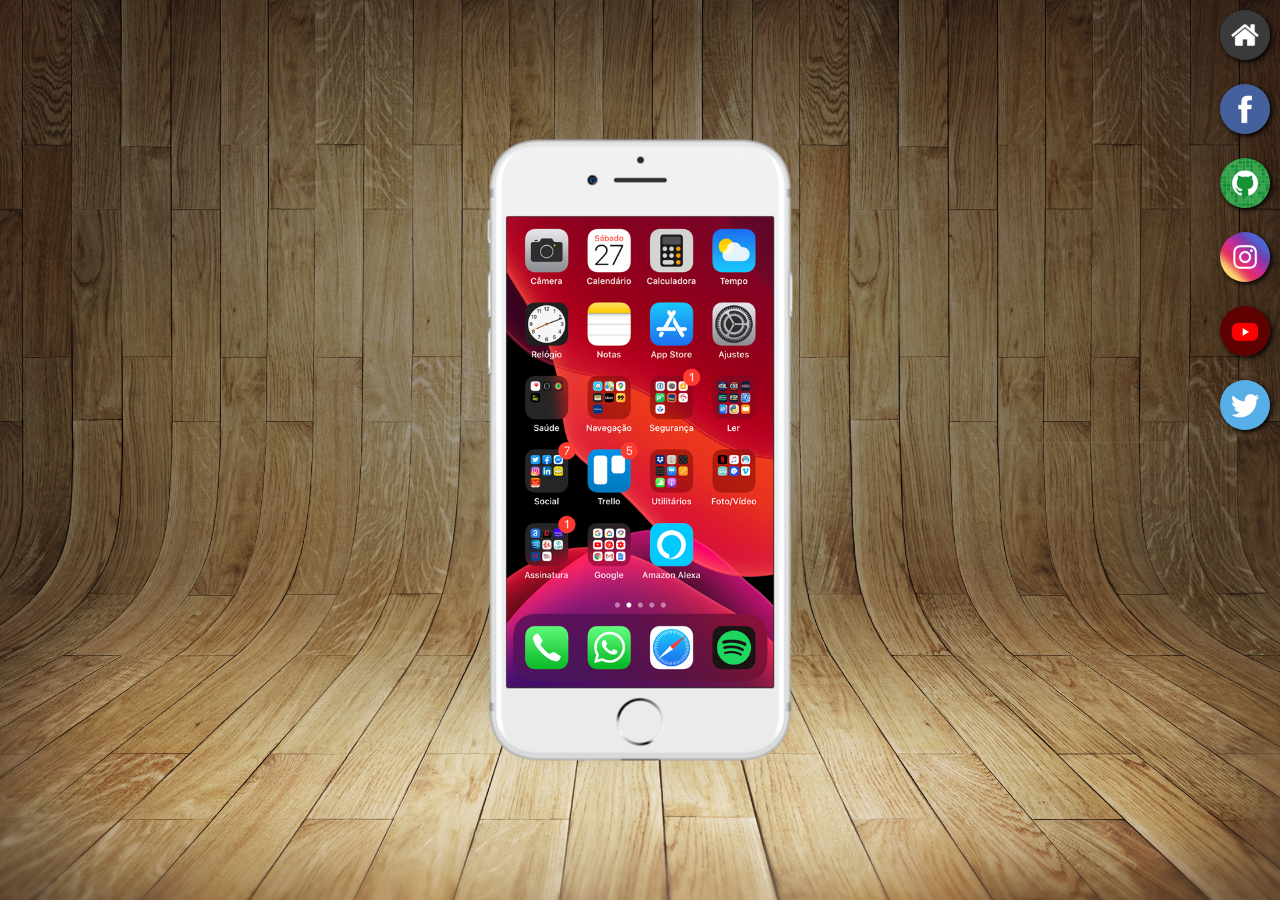
<file: index.html>
<!DOCTYPE html>
<html lang="pt-br">
<head>
    <meta charset="UTF-8">
    <meta name="viewport" content="width=device-width, initial-scale=1.0">
    <title>projeto redes social</title>
    <link rel="shortcut icon" href="favicon.ico" type="image/x-icon">
    <link rel="stylesheet" href="estilos/style.css">
</head>
<body>
    <main>
        <section id="telefone">
<iframe 

src="home.html" 
frameborder="0" 
name="home"
id="home">

</iframe>
        </section>
        <section id="redes-sociais">
            <a href="home.html" target="home"><img src="imagens/logo-home.jpg" alt="home"></a><br>
            <a href="#" target="home"><img src="imagens/logo-facebook.jpg" alt="facebook"></a><br>
            <a href="github.html" target="home"><img src="imagens/logo-github.jpg" alt="github"></a><br>
            <a href="#" target="home"><img src="imagens/logo-instagram.jpg" alt="instagram"></a><br>
            <a href="youtube.html" target="home"><img src="imagens/logo-youtube.jpg" alt="youtube"></a><br>
            <a href="#" target="home"><img src="imagens/logo-twitter.jpg" alt="twitter"></a>
        </section>
    </main>
</body>
</html>
</file>
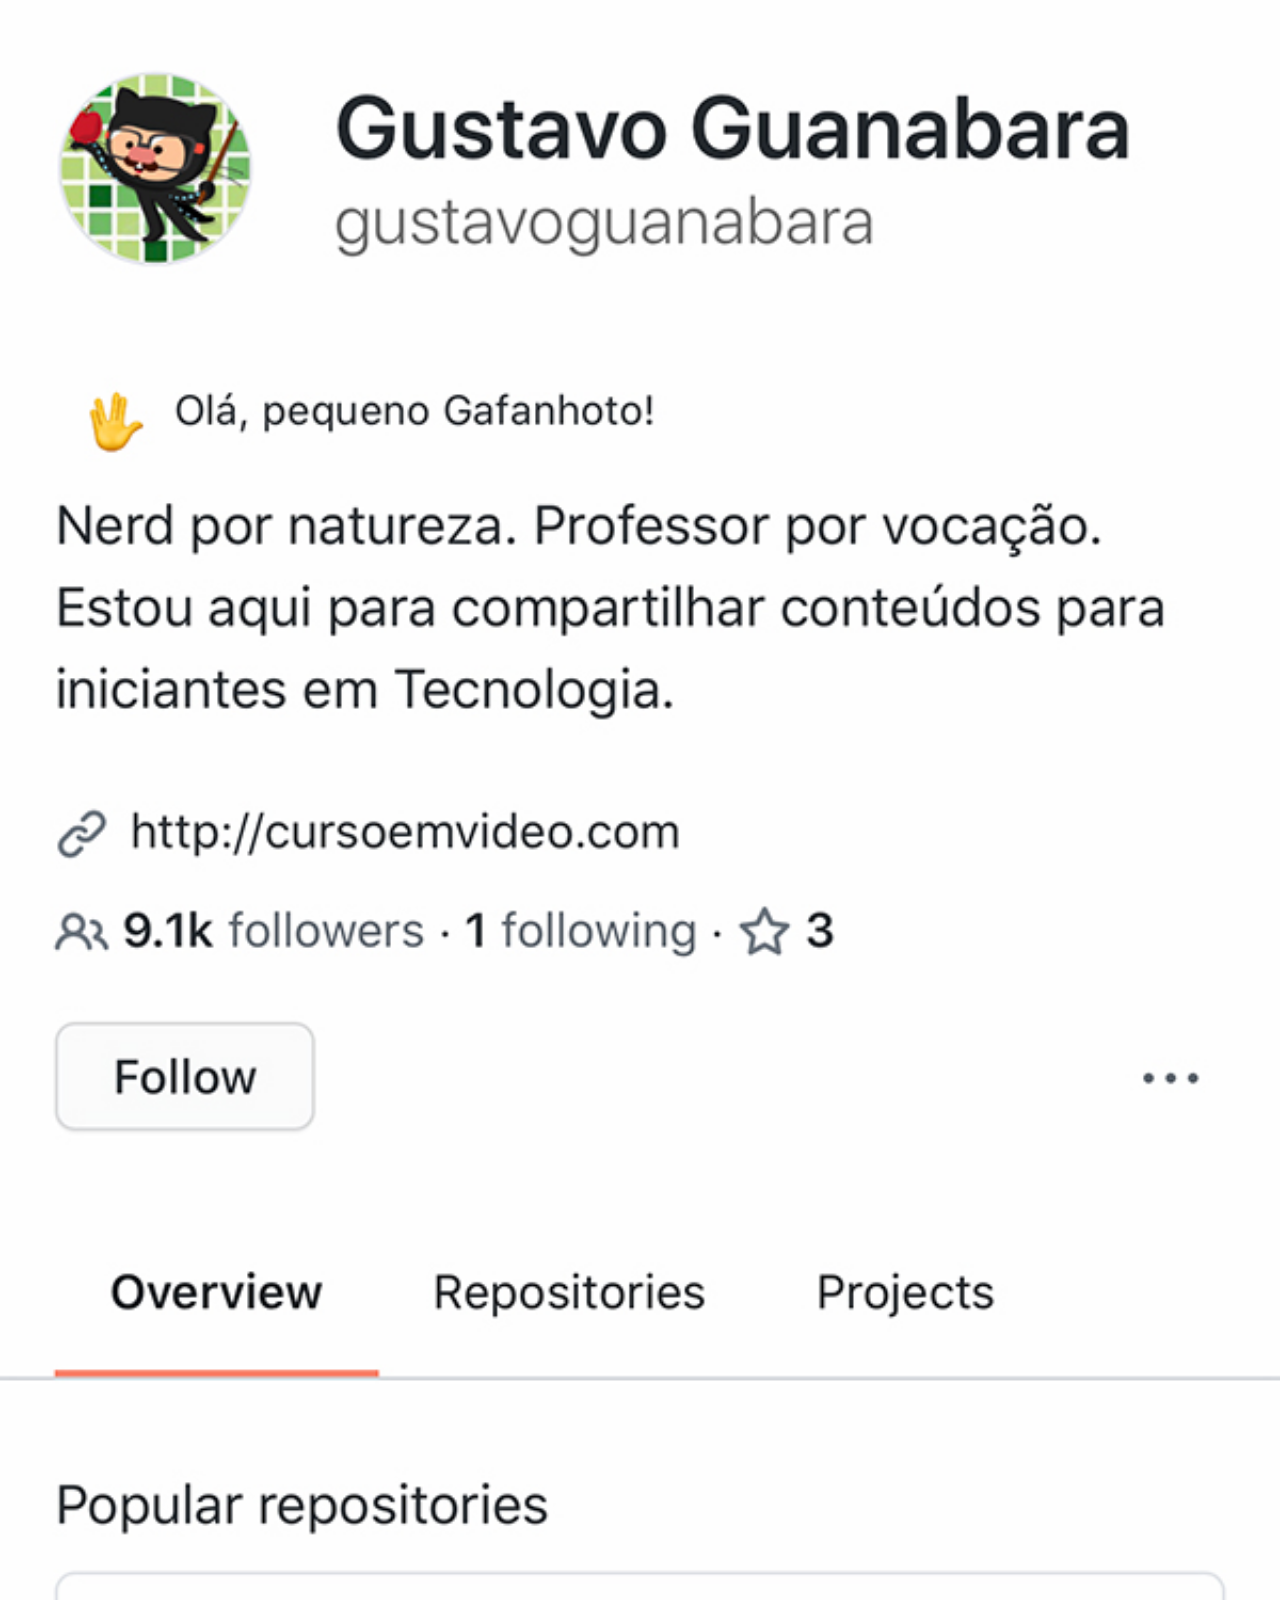
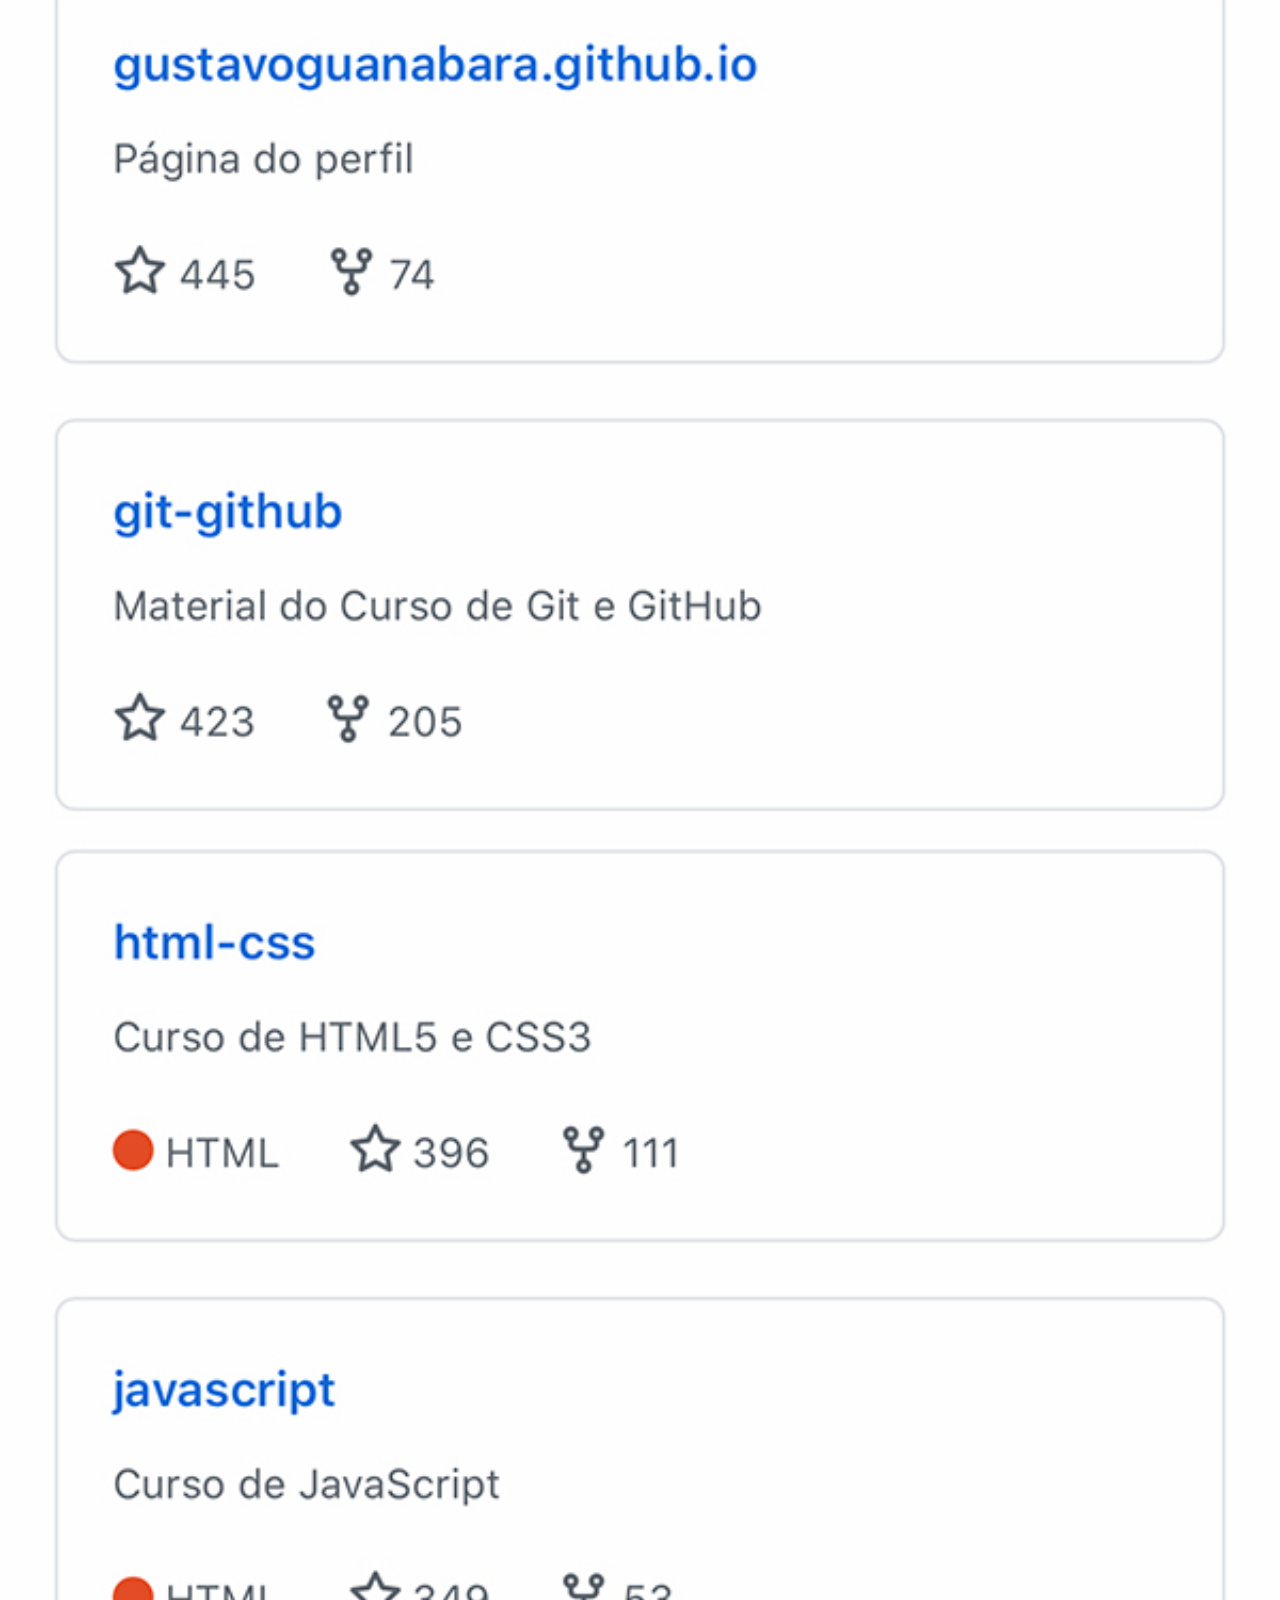
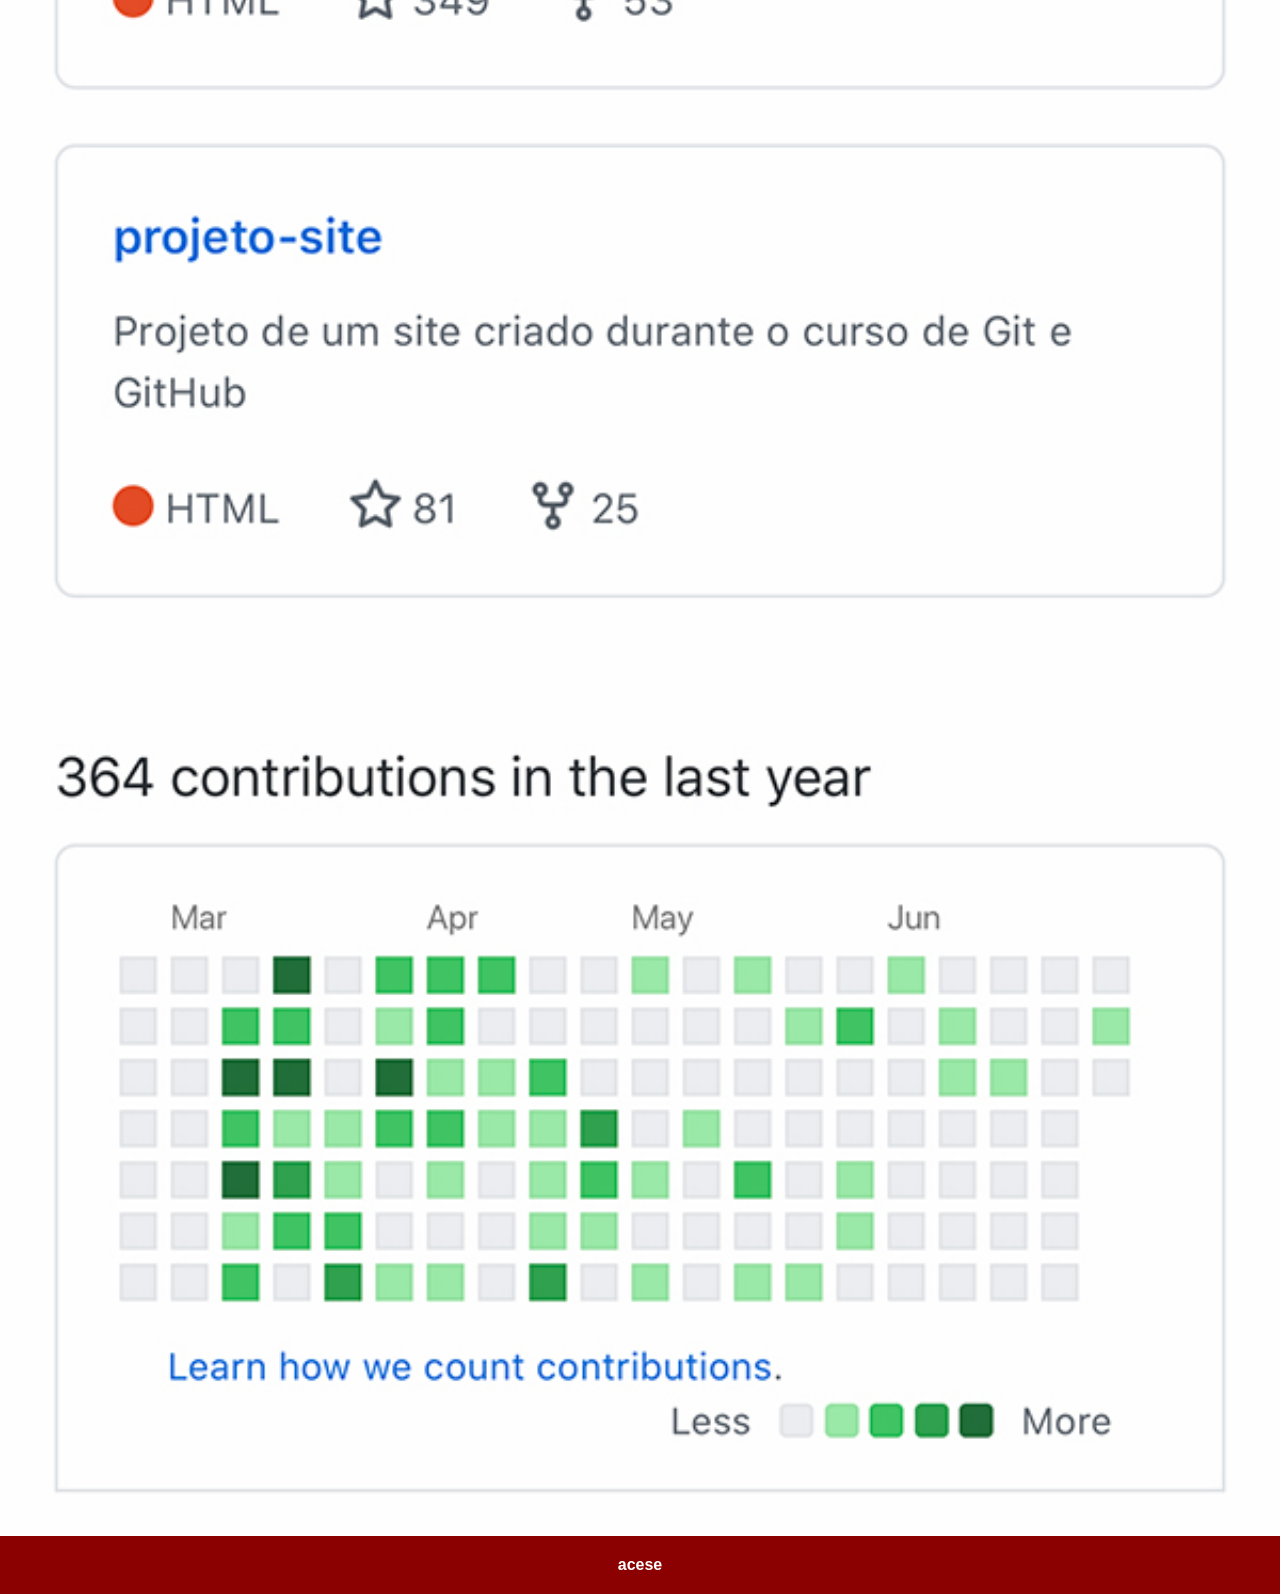
<file: github.html>
<!DOCTYPE html>
<html lang="pt-br">
<head>
    <meta charset="UTF-8">
    <meta name="viewport" content="width=device-width, initial-scale=1.0">
    <title>Document</title>
    <link rel="stylesheet" href=estilos/social.css>
</head>
<body>
    <img src="imagens/tela-github.jpg" alt="github">
    <a href="https://gustavoguanabara.github.io/" target="_blank">acese</a>
</body>
</html>
</file>
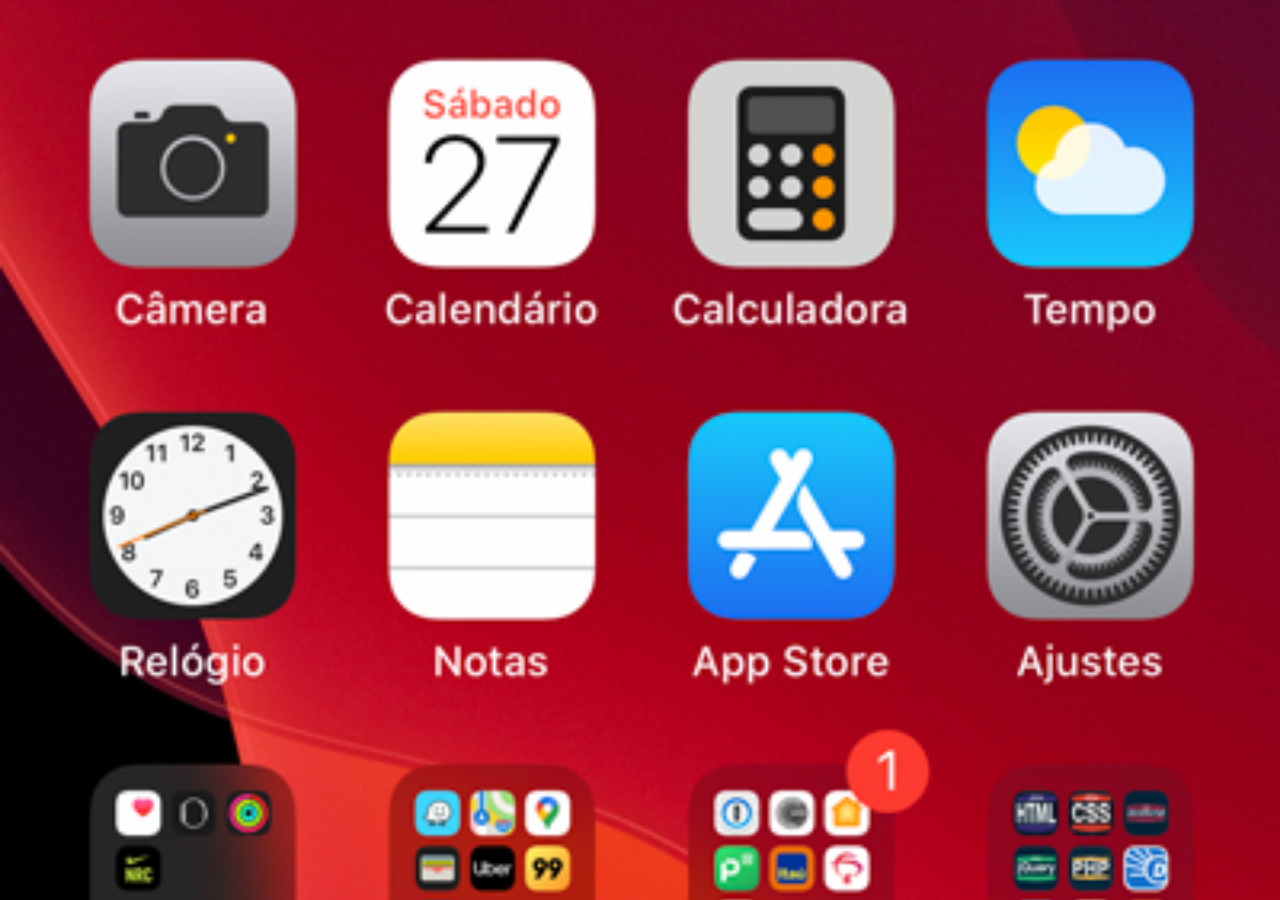
<file: home.html>
<!DOCTYPE html>
<html lang="pt-br">
<head>
    <meta charset="UTF-8">
    <meta name="viewport" content="width=device-width, initial-scale=1.0">
    <title>home</title>
    <style>
        *{
            margin: 0px;
            padding: 0px;
        }
        body{
            height: 100vh;
            width: 100vw;
            background: black url('imagens/tela-home.jpg') no-repeat top center;
            background-size: cover;
        }
    </style>
</head>
<body>

</body>
</html>
</file>
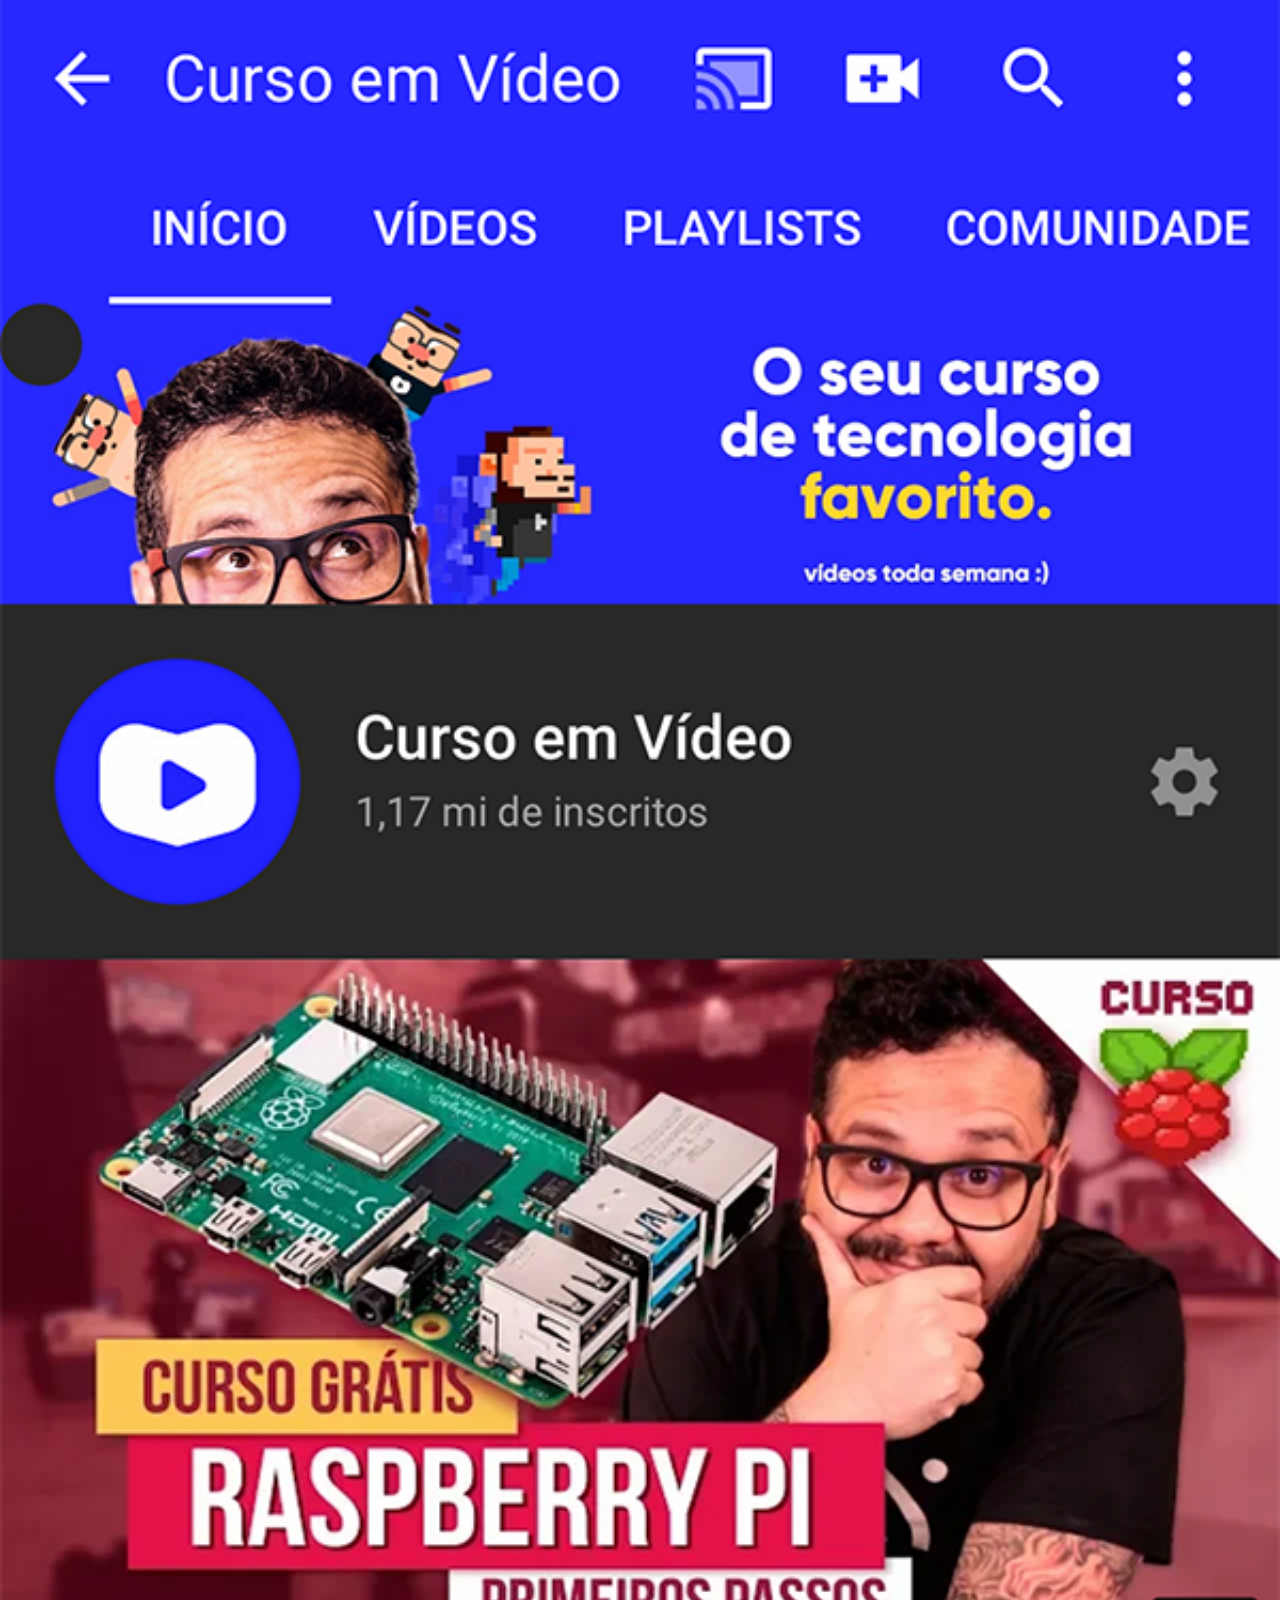
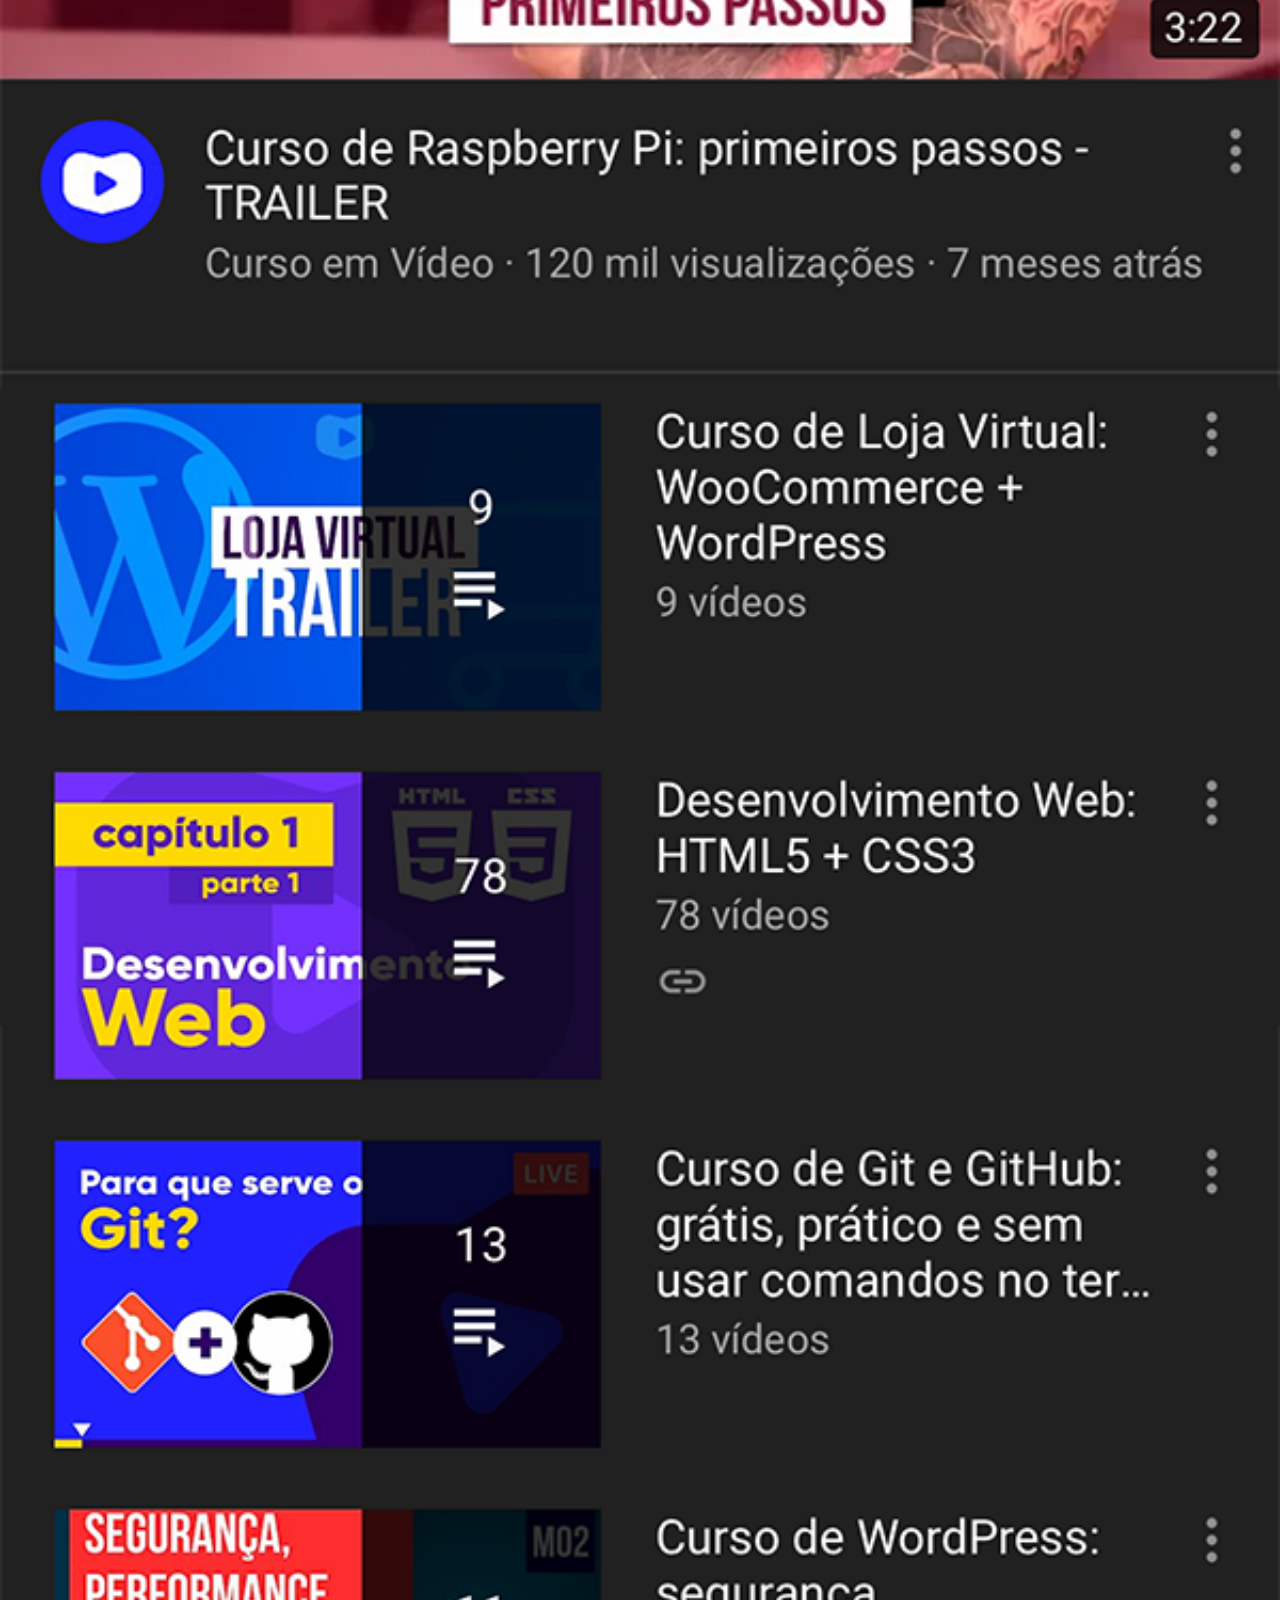
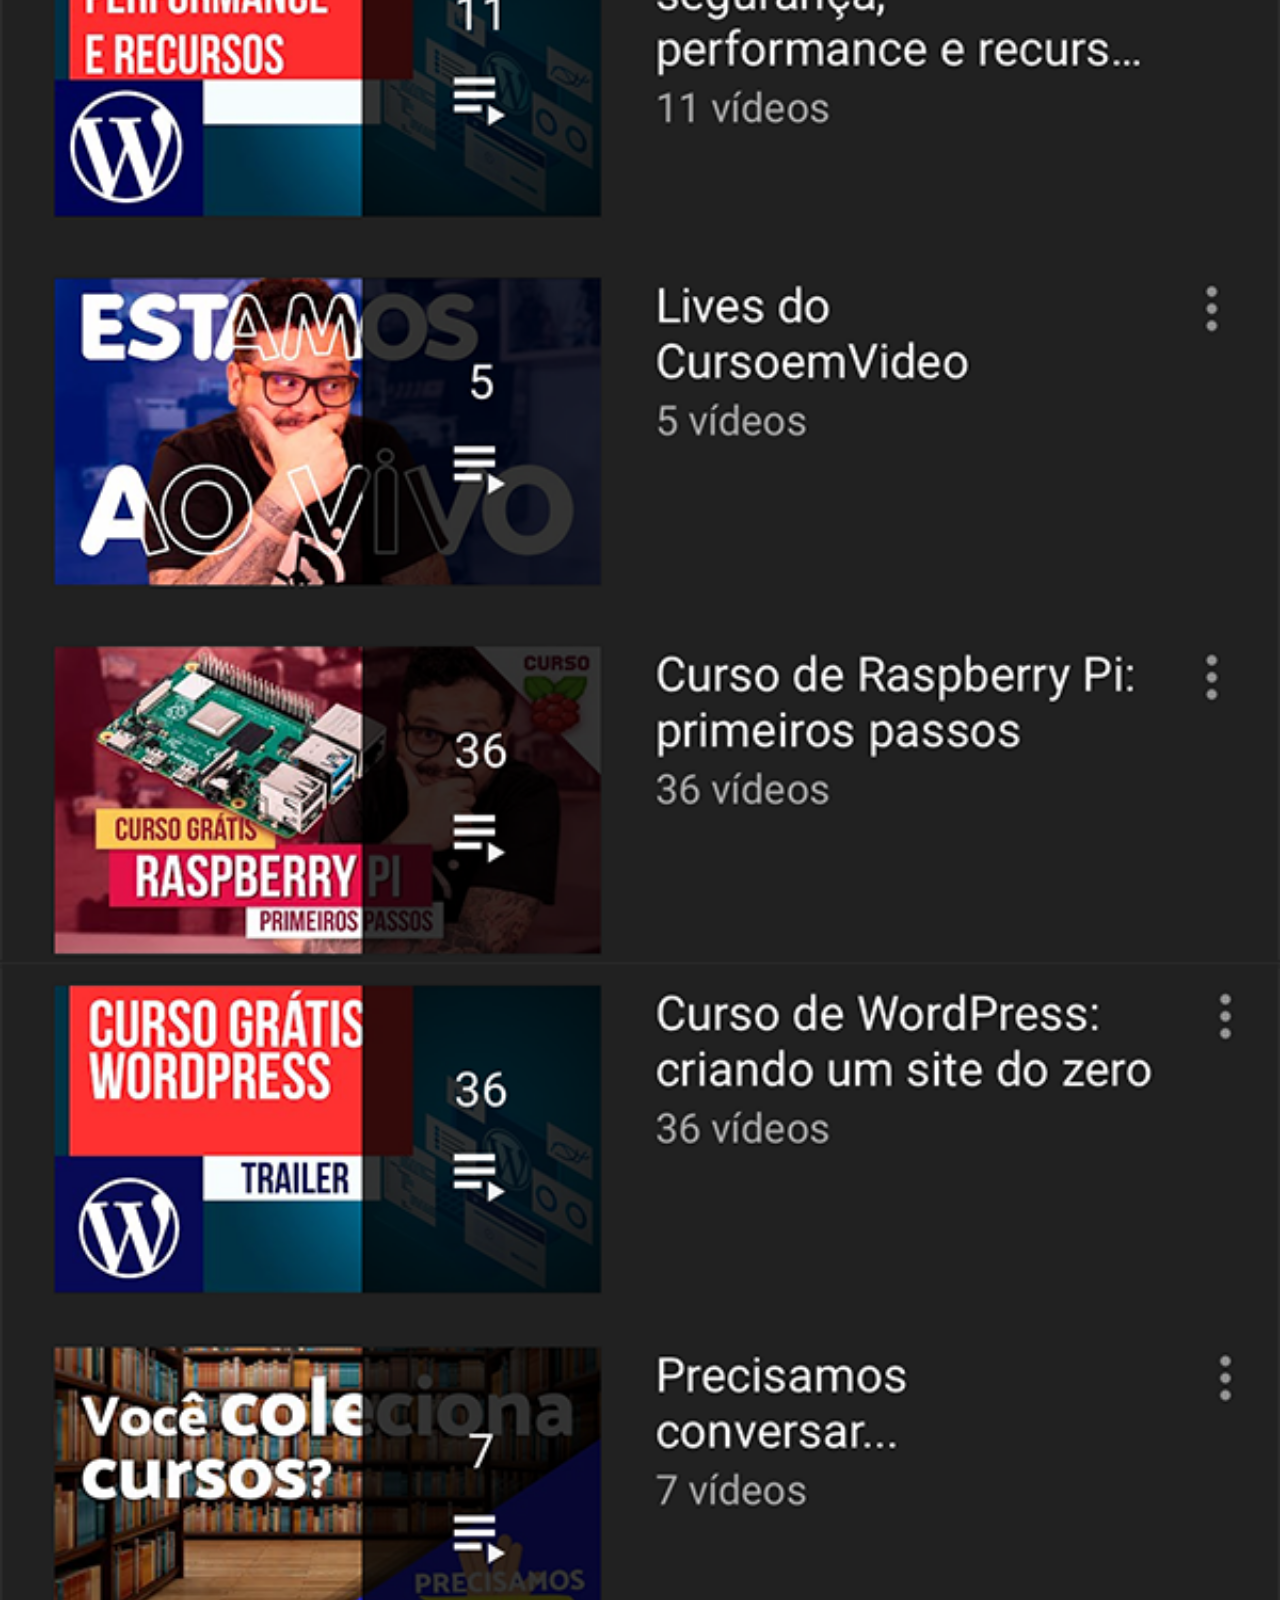
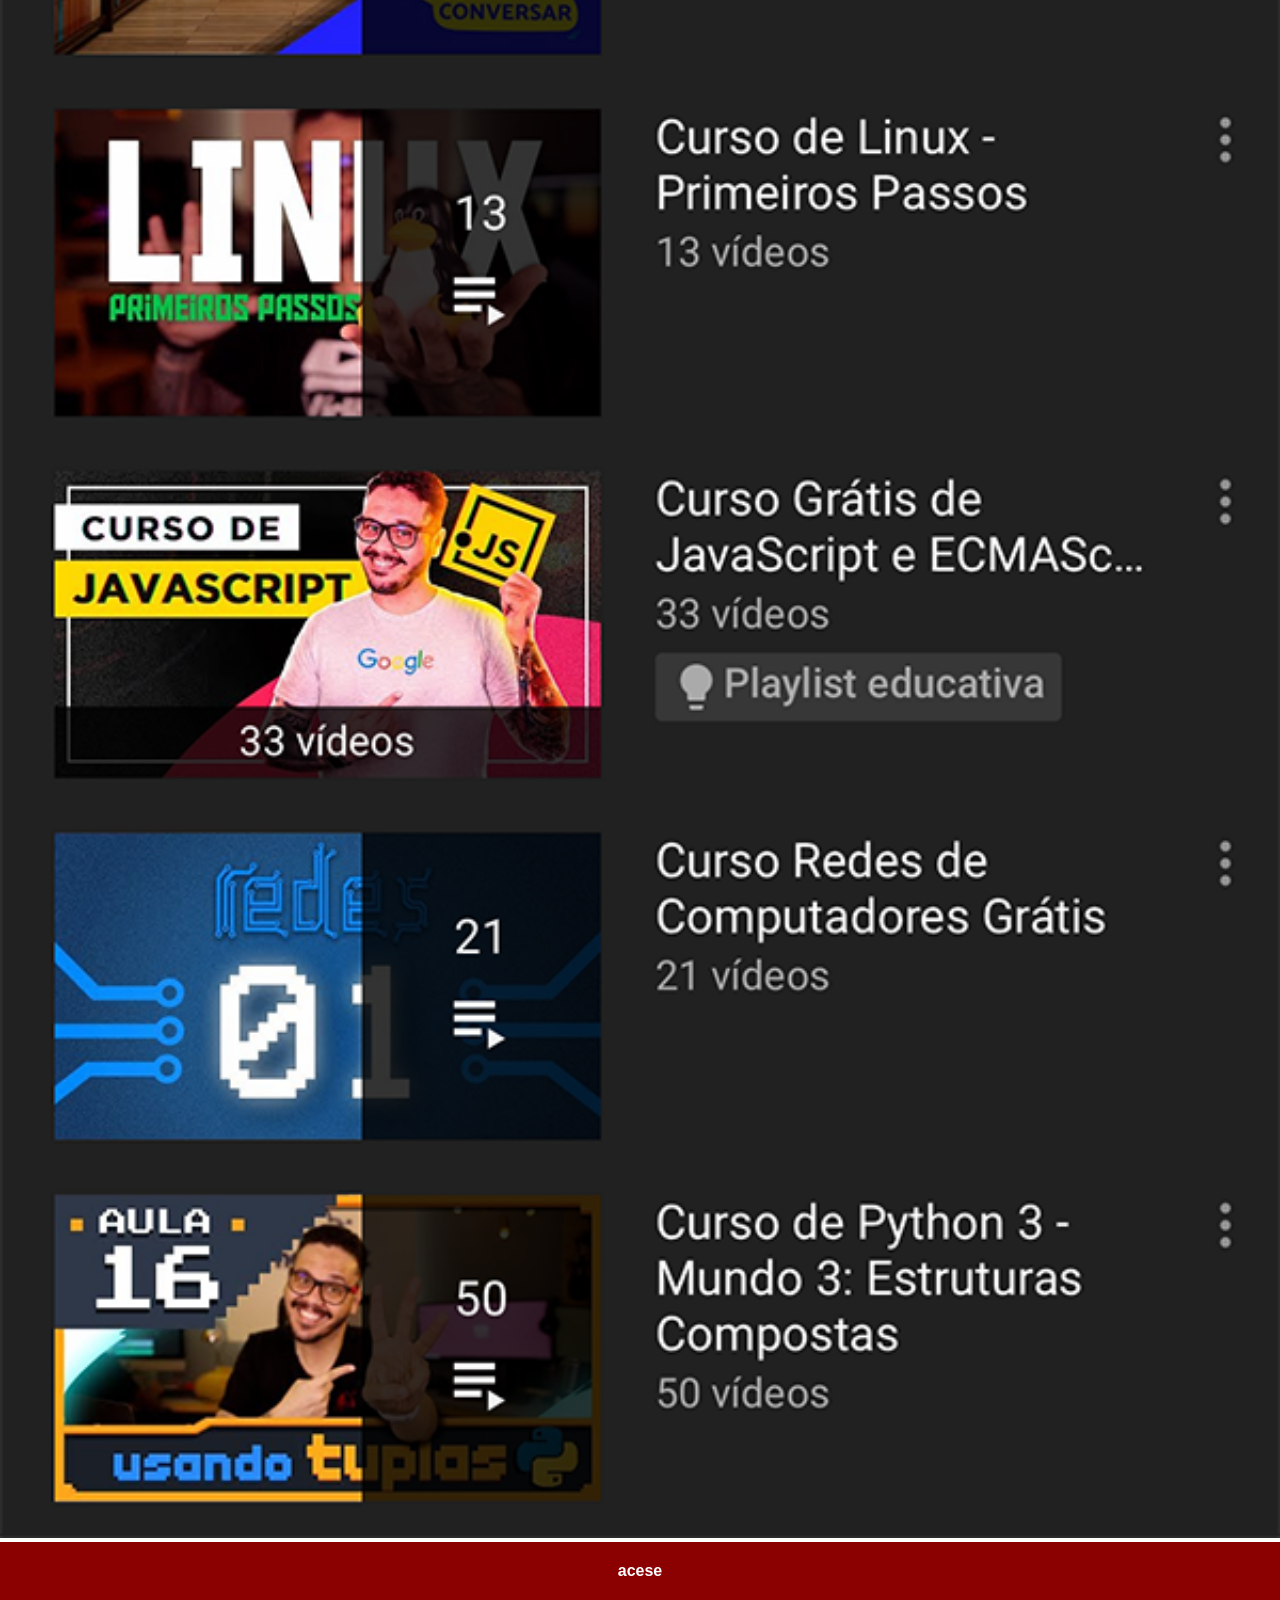
<file: youtube.html>
<!DOCTYPE html>
<html lang="pt-br">
<head>
    <meta charset="UTF-8">
    <meta name="viewport" content="width=device-width, initial-scale=1.0">
    <title>Document</title>
    <link rel="stylesheet" href=estilos/social.css>
</head>
<body>
    <img src="imagens/tela-youtube.png" alt="youtube">
    <a href="https://www.youtube.com/@cursoemvideo/playlists" target="_blank">acese</a>
</body>
</html>
</file>
<file: estilos/style.css>
@charset "UTF-8";
*{
    margin: 0px;
    padding: 0px;
    font-family: Arial, Helvetica, sans-serif;
}
html, body{
    height: 100vh;
    width: 100vw;
    background-color: black;
}
body{
    background:url('../imagens/fundo-madeira.jpg');
    background-size: cover;
    background-position: top center;
    background-repeat: no-repeat;
    background-attachment: fixed;
}
main{
    height: 100vh;
    position: relative;
}
section#telefone{
    height: 627px;
    top: 50%;
    left: 50%;
    transform: translate(-50%, -50%);
    width: 311px;
    background:url('../imagens/frame-iphone.png');
    background-repeat: no-repeat;
    position: absolute;
}
iframe#home{
    position: relative;
    top: 80px;
    left: 22px;
    width: 267px;
    height: 471px;
}
section#redes-sociais {
    text-align: right;
}
section#redes-sociais img{
    width: 50px;
    margin: 10px;
    border-radius: 50%;
    box-shadow: 2px 2px 5px black;
    box-sizing: border-box ;
}
section#redes-sociais img:hover{
border: 2px solid rgba(255, 255, 255, 0.637);
transform: translate(-2px, -2px);
box-shadow: 5px 5px 10px rgba(0, 0, 0, 0.637);
transition: transform .3s, border .3s;

}
</file>
